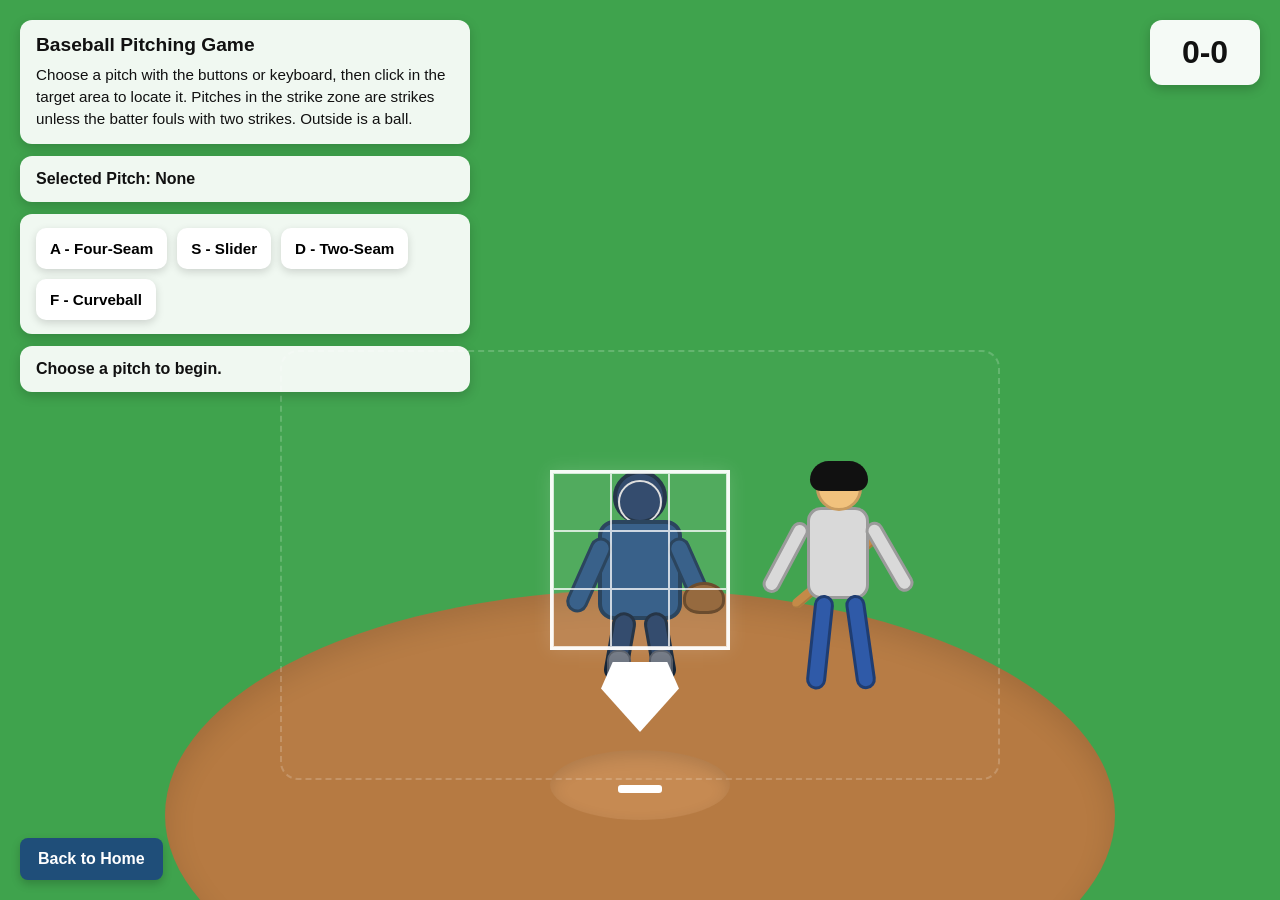
<file: baseball9.html>
<!DOCTYPE html>
<html lang="en">
<head>
  <meta charset="UTF-8" />
  <meta name="viewport" content="width=device-width, initial-scale=1.0" />
  <title>Baseball Pitching Game - Batter Version</title>
  <style>
    * {
      box-sizing: border-box;
    }

    body {
      margin: 0;
      font-family: Arial, sans-serif;
      background: #3fa34d;
      min-height: 100vh;
      overflow: hidden;
      position: relative;
    }

    .scoreboard {
      position: absolute;
      top: 20px;
      right: 20px;
      z-index: 30;
      background: rgba(255, 255, 255, 0.95);
      color: #111;
      padding: 14px 22px;
      border-radius: 12px;
      box-shadow: 0 4px 12px rgba(0, 0, 0, 0.2);
      font-size: 2rem;
      font-weight: bold;
      min-width: 110px;
      text-align: center;
    }

    .ui {
      position: absolute;
      top: 20px;
      left: 20px;
      z-index: 30;
      display: flex;
      flex-direction: column;
      gap: 12px;
      max-width: 450px;
    }

    .panel {
      background: rgba(255, 255, 255, 0.92);
      color: #111;
      padding: 14px 16px;
      border-radius: 12px;
      box-shadow: 0 4px 12px rgba(0, 0, 0, 0.18);
    }

    .panel h1 {
      font-size: 1.2rem;
      margin: 0 0 8px 0;
    }

    .panel p {
      margin: 0;
      line-height: 1.45;
      font-size: 0.95rem;
    }

    .pitch-display {
      font-weight: bold;
    }

    .message {
      min-height: 22px;
      font-weight: bold;
    }

    .controls {
      display: flex;
      flex-wrap: wrap;
      gap: 10px;
    }

    .pitch-btn {
      border: none;
      padding: 12px 14px;
      border-radius: 10px;
      background: white;
      font-size: 0.95rem;
      font-weight: bold;
      cursor: pointer;
      box-shadow: 0 3px 8px rgba(0,0,0,0.15);
      transition: transform 0.15s ease, background 0.15s ease;
    }

    .pitch-btn:hover {
      transform: translateY(-1px);
      background: #f3f3f3;
    }

    .pitch-btn.active {
      background: #ffef9f;
      outline: 3px solid #d89f00;
    }

    .field {
      position: relative;
      width: 100vw;
      height: 100vh;
      overflow: hidden;
      cursor: crosshair;
    }

    .dirt-circle {
      position: absolute;
      bottom: -140px;
      left: 50%;
      transform: translateX(-50%);
      width: 950px;
      height: 450px;
      background: #b67a42;
      border-radius: 50%;
      box-shadow: inset 0 10px 30px rgba(0,0,0,0.12);
    }

    .mound {
      position: absolute;
      bottom: 80px;
      left: 50%;
      transform: translateX(-50%);
      width: 180px;
      height: 70px;
      background: #c68a52;
      border-radius: 50%;
      box-shadow: inset 0 6px 16px rgba(0,0,0,0.12);
      z-index: 2;
    }

    .rubber {
      position: absolute;
      bottom: 107px;
      left: 50%;
      transform: translateX(-50%);
      width: 44px;
      height: 8px;
      background: white;
      border-radius: 3px;
      z-index: 3;
    }

    .home-plate {
      position: absolute;
      bottom: 168px;
      left: 50%;
      transform: translateX(-50%);
      width: 78px;
      height: 70px;
      background: white;
      clip-path: polygon(15% 0%, 85% 0%, 100% 38%, 50% 100%, 0% 38%);
      z-index: 10;
      box-shadow: 0 2px 8px rgba(0,0,0,0.2);
    }

    .target-area {
      position: absolute;
      left: 50%;
      bottom: 120px;
      transform: translateX(-50%);
      width: 720px;
      height: 430px;
      z-index: 9;
      border: 2px dashed rgba(255,255,255,0.18);
      border-radius: 18px;
      background: rgba(255,255,255,0.02);
    }

    .catcher {
      position: absolute;
      left: 50%;
      bottom: 210px;
      transform: translateX(-50%);
      width: 180px;
      height: 220px;
      z-index: 7;
      pointer-events: none;
    }

    .catcher-head {
      position: absolute;
      top: 0;
      left: 50%;
      transform: translateX(-50%);
      width: 54px;
      height: 54px;
      border-radius: 50%;
      background: #1f3a5f;
      border: 4px solid #0f2238;
    }

    .catcher-mask {
      position: absolute;
      top: 10px;
      left: 50%;
      transform: translateX(-50%);
      width: 44px;
      height: 44px;
      border: 2px solid #dcdcdc;
      border-radius: 50%;
    }

    .catcher-body {
      position: absolute;
      top: 50px;
      left: 50%;
      transform: translateX(-50%);
      width: 84px;
      height: 100px;
      background: #24507e;
      border-radius: 16px;
      border: 4px solid #15314d;
    }

    .arm-left,
    .arm-right {
      position: absolute;
      top: 65px;
      width: 22px;
      height: 80px;
      background: #24507e;
      border-radius: 14px;
      border: 3px solid #15314d;
    }

    .arm-left {
      left: 28px;
      transform: rotate(24deg);
    }

    .arm-right {
      right: 28px;
      transform: rotate(-24deg);
    }

    .glove {
      position: absolute;
      top: 112px;
      right: 5px;
      width: 42px;
      height: 32px;
      background: #8b5a2b;
      border-radius: 50% 50% 40% 40%;
      border: 3px solid #5b3a18;
    }

    .leg-left,
    .leg-right {
      position: absolute;
      top: 142px;
      width: 24px;
      height: 70px;
      background: #1f3a5f;
      border-radius: 14px;
      border: 3px solid #102033;
    }

    .leg-left {
      left: 58px;
      transform: rotate(10deg);
    }

    .leg-right {
      right: 58px;
      transform: rotate(-10deg);
    }

    .shin-left,
    .shin-right {
      position: absolute;
      top: 180px;
      width: 24px;
      height: 36px;
      background: #6c737f;
      border-radius: 10px;
      border: 2px solid #4f5560;
    }

    .shin-left {
      left: 57px;
    }

    .shin-right {
      right: 57px;
    }

    .batter {
      position: absolute;
      left: calc(50% + 120px);
      bottom: 175px;
      width: 170px;
      height: 260px;
      z-index: 11;
      transform-origin: bottom center;
      transition: transform 0.18s ease;
      pointer-events: none;
    }

    .batter.swinging {
      transform: rotate(-8deg);
    }

    .batter-head {
      position: absolute;
      top: 0;
      left: 56px;
      width: 46px;
      height: 46px;
      border-radius: 50%;
      background: #f1c27d;
      border: 3px solid #c89b5f;
      z-index: 2;
    }

    .batter-helmet {
      position: absolute;
      top: -4px;
      left: 50px;
      width: 58px;
      height: 30px;
      background: #111;
      border-radius: 30px 30px 18px 18px;
      z-index: 3;
    }

    .batter-body {
      position: absolute;
      top: 42px;
      left: 47px;
      width: 62px;
      height: 92px;
      background: #d9d9d9;
      border: 3px solid #9b9b9b;
      border-radius: 14px;
    }

    .batter-arm-front,
    .batter-arm-back {
      position: absolute;
      top: 58px;
      width: 18px;
      height: 78px;
      background: #d9d9d9;
      border: 3px solid #9b9b9b;
      border-radius: 12px;
      transform-origin: top center;
      transition: transform 0.18s ease;
    }

    .batter-arm-back {
      left: 35px;
      transform: rotate(28deg);
    }

    .batter-arm-front {
      left: 101px;
      transform: rotate(-30deg);
    }

    .batter.swinging .batter-arm-back {
      transform: rotate(75deg);
    }

    .batter.swinging .batter-arm-front {
      transform: rotate(-78deg);
    }

    .batter-leg-left,
    .batter-leg-right {
      position: absolute;
      top: 130px;
      width: 20px;
      height: 95px;
      background: #2f5aa8;
      border: 3px solid #1f3d72;
      border-radius: 12px;
      transform-origin: top center;
    }

    .batter-leg-left {
      left: 55px;
      transform: rotate(6deg);
    }

    .batter-leg-right {
      left: 84px;
      transform: rotate(-8deg);
    }

    .bat {
      position: absolute;
      top: 72px;
      left: 10px;
      width: 115px;
      height: 10px;
      background: #c48a48;
      border-radius: 6px;
      transform: rotate(-40deg);
      transform-origin: 100px center;
      transition: transform 0.18s ease;
      box-shadow: inset 0 -2px 0 rgba(0,0,0,0.12);
    }

    .batter.swinging .bat {
      transform: rotate(30deg);
    }

    .strike-zone {
      position: absolute;
      left: 50%;
      bottom: 250px;
      transform: translateX(-50%);
      width: 180px;
      height: 180px;
      display: grid;
      grid-template-columns: repeat(3, 1fr);
      grid-template-rows: repeat(3, 1fr);
      border: 3px solid rgba(255,255,255,0.95);
      background: rgba(255,255,255,0.08);
      z-index: 12;
      box-shadow: 0 0 18px rgba(255,255,255,0.15);
    }

    .cell {
      border: 1px solid rgba(255,255,255,0.75);  
    } 

    .catcher,
    .batter,
    .home-plate,
    .strike-zone,
    .cell {
  pointer-events: none;
    }

    .ball {
      position: absolute;
      width: 18px;
      height: 18px;
      background: white;
      border: 2px solid #b22222;
      border-radius: 50%;
      transform: translate(-50%, -50%);
      pointer-events: none;
      z-index: 25;
      box-shadow: 0 0 8px rgba(0,0,0,0.22);
    }

    .trail {
      position: absolute;
      width: 8px;
      height: 8px;
      background: rgba(255,255,255,0.35);
      border-radius: 50%;
      transform: translate(-50%, -50%);
      pointer-events: none;
      z-index: 20;
    } 

        .home-button {
  position: fixed;
  bottom: 20px;
  left: 20px;
  z-index: 100;

  background: #1f4e79;
  color: white;
  text-decoration: none;
  font-weight: bold;

  padding: 12px 18px;
  border-radius: 8px;

  box-shadow: 0 4px 10px rgba(0,0,0,0.2);
  transition: all 0.2s ease;
}

.home-button:hover {
  background: #163a5a;
  transform: translateY(-2px);
}

    @media (max-width: 950px) {
      .ui {
        max-width: 340px;
      }

      .target-area {
        width: 90vw;
        max-width: 560px;
      }

      .batter {
        left: calc(50% + 95px);
        transform: scale(0.9);
        transform-origin: bottom center;
      }

      .strike-zone {
        width: 155px;
        height: 155px;
      }
    }

    @media (max-width: 700px) {
      .ui {
        top: 12px;
        left: 12px;
        right: 12px;
        max-width: none;
      }

      .scoreboard {
        top: 12px;
        right: 12px;
        padding: 10px 14px;
        min-width: 86px;
        font-size: 1.5rem;
      }

      .target-area {
        bottom: 110px;
        height: 390px;
      }

      .strike-zone {
        bottom: 245px;
      }

      .batter {
        left: calc(50% + 80px);
        bottom: 170px;
        transform: scale(0.78);
      }
    } 

  </style>
</head>
<body>
  <div class="scoreboard" id="scoreboard">0-0</div>

  <div class="ui">
    <div class="panel">
      <h1>Baseball Pitching Game</h1>
      <p>
        Choose a pitch with the buttons or keyboard, then click in the target area to locate it.
        Pitches in the strike zone are strikes unless the batter fouls with two strikes. Outside is a ball.
      </p>
    </div>

    <div class="panel pitch-display" id="pitchDisplay">Selected Pitch: None</div>

    <div class="panel">
      <div class="controls">
        <button class="pitch-btn" data-pitch="A">A - Four-Seam</button>
        <button class="pitch-btn" data-pitch="S">S - Slider</button>
        <button class="pitch-btn" data-pitch="D">D - Two-Seam</button>
        <button class="pitch-btn" data-pitch="F">F - Curveball</button>
      </div>
    </div>

    <div class="panel message" id="message">Choose a pitch to begin.</div>
  </div>

  <div class="field" id="field">
    <div class="dirt-circle"></div>
    <div class="mound"></div>
    <div class="rubber"></div>

    <div class="target-area" id="targetArea"></div>

    <div class="catcher">
      <div class="catcher-head"></div>
      <div class="catcher-mask"></div>
      <div class="catcher-body"></div>
      <div class="arm-left"></div>
      <div class="arm-right"></div>
      <div class="glove"></div>
      <div class="leg-left"></div>
      <div class="leg-right"></div>
      <div class="shin-left"></div>
      <div class="shin-right"></div>
    </div>

    <div class="batter" id="batter">
      <div class="batter-helmet"></div>
      <div class="batter-head"></div>
      <div class="bat"></div>
      <div class="batter-body"></div>
      <div class="batter-arm-back"></div>
      <div class="batter-arm-front"></div>
      <div class="batter-leg-left"></div>
      <div class="batter-leg-right"></div>
    </div>

    <div class="strike-zone" id="strikeZone">
      <div class="cell"></div>
      <div class="cell"></div>
      <div class="cell"></div>
      <div class="cell"></div>
      <div class="cell"></div>
      <div class="cell"></div>
      <div class="cell"></div>
      <div class="cell"></div>
      <div class="cell"></div>
    </div>

    <div class="home-plate"></div>
  </div>

  <script>
    const scoreboard = document.getElementById("scoreboard");
    const message = document.getElementById("message");
    const pitchDisplay = document.getElementById("pitchDisplay");
    const pitchButtons = document.querySelectorAll(".pitch-btn");
    const targetArea = document.getElementById("targetArea");
    const strikeZone = document.getElementById("strikeZone");
    const field = document.getElementById("field");
    const batter = document.getElementById("batter");

    let selectedPitch = null;
    let balls = 0;
    let strikes = 0;
    let animationRunning = false;

    const pitchNames = {
      A: "Four-Seam Fastball",
      S: "Slider",
      D: "Two-Seam Fastball",
      F: "Curveball"
    };

    function updateScoreboard() {
      scoreboard.textContent = `${balls}-${strikes}`;
    }

    function setPitch(key) {
      selectedPitch = key;
      pitchDisplay.textContent = `Selected Pitch: ${pitchNames[key]}`;
      message.textContent = `Click in the target area to throw a ${pitchNames[key]}.`;

      pitchButtons.forEach(btn => {
        btn.classList.toggle("active", btn.dataset.pitch === key);
      });
    }

    pitchButtons.forEach(btn => {
      btn.addEventListener("click", () => setPitch(btn.dataset.pitch));
    });

    document.addEventListener("keydown", (e) => {
      const key = e.key.toUpperCase();
      if (["A", "S", "D", "F"].includes(key)) {
        setPitch(key);
      }
    });

    function clearVisuals() {
      document.querySelectorAll(".ball, .trail").forEach(el => el.remove());
    }

    function addTrail(x, y) {
      const dot = document.createElement("div");
      dot.className = "trail";
      dot.style.left = `${x}px`;
      dot.style.top = `${y}px`;
      field.appendChild(dot);
      setTimeout(() => dot.remove(), 500);
    }

    function isStrike(finalX, finalY) {
      const zoneRect = strikeZone.getBoundingClientRect();
      return (
        finalX >= zoneRect.left &&
        finalX <= zoneRect.right &&
        finalY >= zoneRect.top &&
        finalY <= zoneRect.bottom
      );
    }

    function swingBatter() {
      batter.classList.add("swinging");
      setTimeout(() => batter.classList.remove("swinging"), 180);
    }

    function resetCountIfNeeded() {
      if (balls >= 4) {
        message.textContent = "Walk! Count resets to 0-0.";
        balls = 0;
        strikes = 0;
      } else if (strikes >= 3) {
        message.textContent = "Strikeout! Count resets to 0-0.";
        balls = 0;
        strikes = 0;
      }
      updateScoreboard();
    }

    function pitchMovement(type, progress) {
      let offsetX = 0;
      let offsetY = 0;

      if (type === "A") {
        offsetX = 0;
        offsetY = 0;
      } else if (type === "S") {
        offsetX = -34 * Math.pow(progress, 1.25);
        offsetY = 4 * Math.sin(progress * Math.PI * 0.5);
      } else if (type === "D") {
        offsetX = 18 * Math.pow(progress, 1.1);
        offsetY = 20 * Math.pow(progress, 1.18);
      } else if (type === "F") {
        offsetX = 0;
        offsetY = 42 * Math.pow(progress, 1.3);
      }

      return { offsetX, offsetY };
    }

    function resolvePitchResult(wasStrike, pitchType) {
      if (!wasStrike) {
        balls++;
        message.textContent = `${pitchNames[pitchType]} misses the zone. Ball.`;
        updateScoreboard();
        resetCountIfNeeded();
        return;
      }

      const roll = Math.random();

      if (strikes < 2) {
        if (roll < 0.35) {
          message.textContent = `Taken strike on the ${pitchNames[pitchType]}.`;
          strikes++;
        } else {
          swingBatter();
          message.textContent = `Swing and miss on the ${pitchNames[pitchType]}.`;
          strikes++;
        }
      } else {
        if (roll < 0.25) {
          swingBatter();
          message.textContent = `Foul ball on the ${pitchNames[pitchType]}. Count stays ${balls}-${strikes}.`;
        } else if (roll < 0.65) {
          swingBatter();
          strikes++;
          message.textContent = `Swing and miss! Strike three on the ${pitchNames[pitchType]}.`;
        } else {
          strikes++;
          message.textContent = `Called strike three on the ${pitchNames[pitchType]}.`;
        }
      }

      updateScoreboard();
      resetCountIfNeeded();
    }

    function animatePitch(targetClientX, targetClientY, pitchType) {
      animationRunning = true;
      clearVisuals();

      const ball = document.createElement("div");
      ball.className = "ball";
      field.appendChild(ball);

      const startX = window.innerWidth / 2;
      const startY = window.innerHeight - 110;

      const duration = 650;
      const startTime = performance.now();
      let lastTrailTime = 0;

      function frame(now) {
        const elapsed = now - startTime;
        const progress = Math.min(elapsed / duration, 1);

        const baseX = startX + (targetClientX - startX) * progress;
        const baseY = startY + (targetClientY - startY) * progress;

        const movement = pitchMovement(pitchType, progress);
        const currentX = baseX + movement.offsetX;
        const currentY = baseY + movement.offsetY;

        ball.style.left = `${currentX}px`;
        ball.style.top = `${currentY}px`;

        if (elapsed - lastTrailTime > 35) {
          addTrail(currentX, currentY);
          lastTrailTime = elapsed;
        }

        if (progress < 1) {
          requestAnimationFrame(frame);
        } else {
          const strike = isStrike(currentX, currentY);
          resolvePitchResult(strike, pitchType);
          animationRunning = false;
        }
      }

      requestAnimationFrame(frame);
    }

    targetArea.addEventListener("click", (e) => {
      if (!selectedPitch) {
        message.textContent = "Pick a pitch first with A, S, D, or F.";
        return;
      }

      if (animationRunning) return;

      animatePitch(e.clientX, e.clientY, selectedPitch);
    });

    updateScoreboard();
  </script> 

  <a href="index.html" class="home-button">Back to Home</a>
  
</body>
</html>
</file>
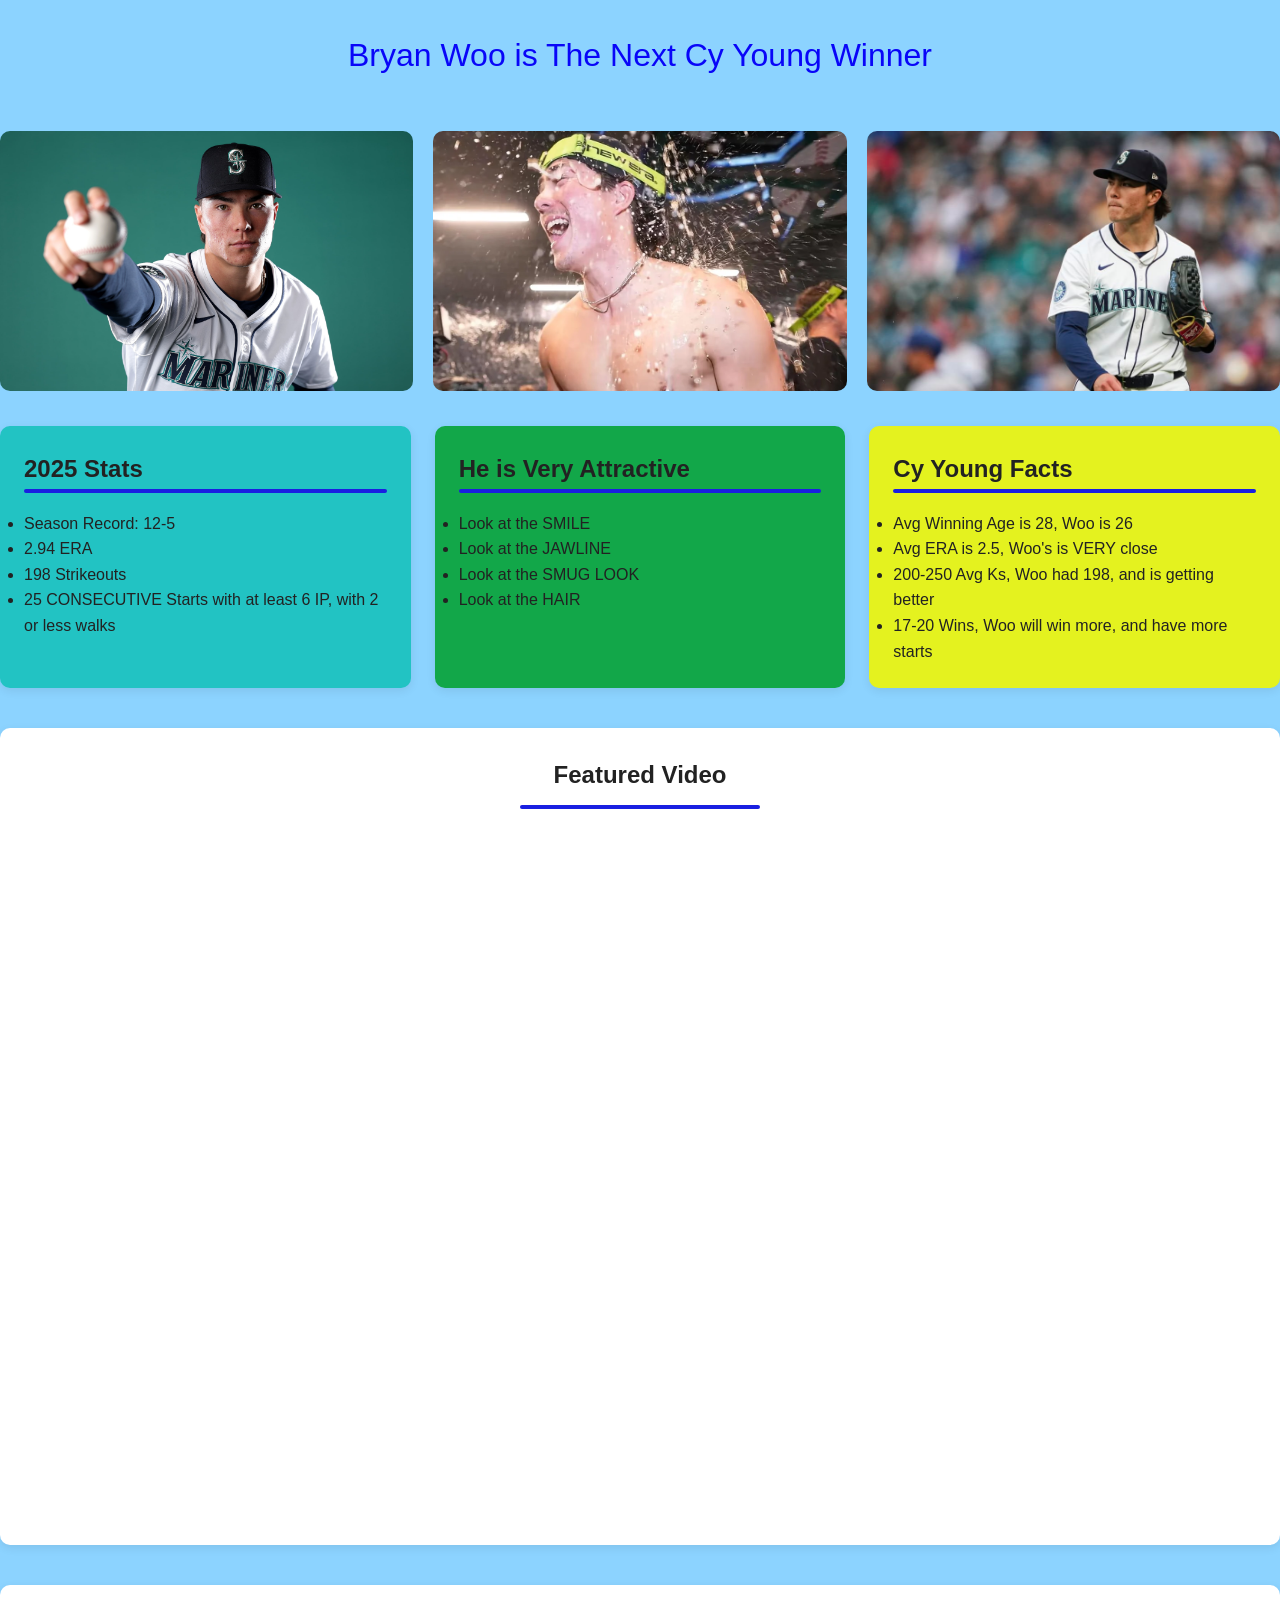
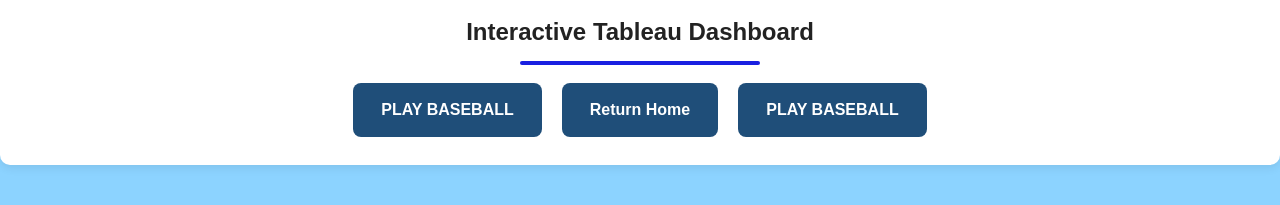
<file: bwoo.html>
<!DOCTYPE html>
<html lang="en">
<head>
  <meta charset="UTF-8" />
  <meta name="viewport" content="width=device-width, initial-scale=1.0" />
  <title>Sports Page</title>
  <link href="css/woostyle.css" rel="stylesheet" />
</head>
<body>
  <div class="container"> 
    <section class="header-section" 
    <h1>Bryan Woo is The Next Cy Young Winner</h1>
    </div>
    </section>
    <!-- Top Images -->
    <section class="top-images">
      <img src="assets/img/frontbwoo.jpeg" alt="Front B Woo" />
      <img src="assets/img/sebwoo.jpg" alt="Sexy B Woo" class="middle-image"/>
      <img src="assets/img/smug.jpeg" alt="Smug Woo" />
    </section>

    <!-- Three Columns -->
    <section class="columns-section">
      <div class="column-box-1">
        <h2>2025 Stats</h2>
        <div class="title-bar"></div>
        <ul>
          <li>Season Record: 12-5</li>
          <li>2.94 ERA</li>
          <li>198 Strikeouts</li>
          <li>25 CONSECUTIVE Starts with at least 6 IP, with 2 or less walks</li>
        </ul>
      </div>

      <div class="column-box-2">
        <h2>He is Very Attractive</h2>
        <div class="title-bar"></div>
        <ul>
          <li>Look at the SMILE</li>
          <li>Look at the JAWLINE</li>
          <li>Look at the SMUG LOOK</li>
          <li>Look at the HAIR</li>
        </ul>
      </div>

      <div class="column-box-3">
        <h2>Cy Young Facts</h2>
        <div class="title-bar"></div>
        <ul>
          <li>Avg Winning Age is 28, Woo is 26</li>
          <li>Avg ERA is 2.5, Woo's is VERY close</li>
          <li>200-250 Avg Ks, Woo had 198, and is getting better</li>
          <li>17-20 Wins, Woo will win more, and have more starts</li>
        </ul>
      </div>
    </section>

    <!-- YouTube Video -->
    <section class="video-section">
      <h2>Featured Video</h2>
      <div class="title-bar center-bar"></div>
      
      <div class="video-wrapper">
        <iframe 
            width="560" 
            height="315" 
            src="https://www.youtube.com/embed/gcfBLDcehFc?si=2vOW2MxfmqtXEVXR" 
            title="YouTube video player" 
            frameborder="0" 
            allow="accelerometer; autoplay; clipboard-write; encrypted-media; gyroscope; picture-in-picture; web-share" 
            referrerpolicy="strict-origin-when-cross-origin" 
            allowfullscreen>
        </iframe>
      </div>
    </section>

    <!-- Tableau Embed -->
    <section class="tableau-section">
      <h2>Interactive Tableau Dashboard</h2>
      <div class="title-bar center-bar"></div>

       <div class='tableauPlaceholder' id='viz1776303883250' style='position: relative'>
        <noscript>
            <a href='#'>
                <img alt='Rightful Cy Young Awards  Data source: StatHead.com ' 
                src='https:&#47;&#47;public.tableau.com&#47;static&#47;images&#47;HD&#47;HDGYKY5MT&#47;1_rss.png'  
                style='border: none' />
            </a>
        </noscript>
        <object class='tableauViz'  style='display:none;'>
            <param name='host_url' value='https%3A%2F%2Fpublic.tableau.com%2F' /> 
            <param name='embed_code_version' value='3' /> 
            <param name='path' value='shared&#47;HDGYKY5MT' /> 
            <param name='toolbar' value='yes' />
            <param name='static_image' value='https:&#47;&#47;public.tableau.com&#47;static&#47;images&#47;HD&#47;HDGYKY5MT&#47;1.png' /> 
            <param name='animate_transition' value='yes' />
            <param name='display_static_image' value='yes' />
            <param name='display_spinner' value='yes' />
            <param name='display_overlay' value='yes' />
            <param name='display_count' value='yes' />
            <param name='language' value='en-US' />
        </object>
    </div>            

       
    
    
    <script type='text/javascript'>                    
        var divElement = document.getElementById('viz1776303883250');                    
        var vizElement = divElement.getElementsByTagName('object')[0];                    
        if ( divElement.offsetWidth > 800 ) { vizElement.style.width='1366px';vizElement.style.height='795px';} 
        else if ( divElement.offsetWidth > 500 ) { vizElement.style.width='1366px';vizElement.style.height='795px';} 
        else { vizElement.style.width='100%';vizElement.style.height='1127px';}                     
        var scriptElement = document.createElement('script');                    
        scriptElement.src = 'https://public.tableau.com/javascripts/api/viz_v1.js';                    
        vizElement.parentNode.insertBefore(scriptElement, vizElement);                
    </script>

    <!-- Buttons -->
    <section class="button-section">
      <a href="baseball9.html" class="page-button">PLAY BASEBALL</a>
      <a href="index.html" class="page-button">Return Home</a>
      <a href="baseball9.html" class="page-button">PLAY BASEBALL</a>
    </section>

  </div>

  
</body>
</html>
</file>
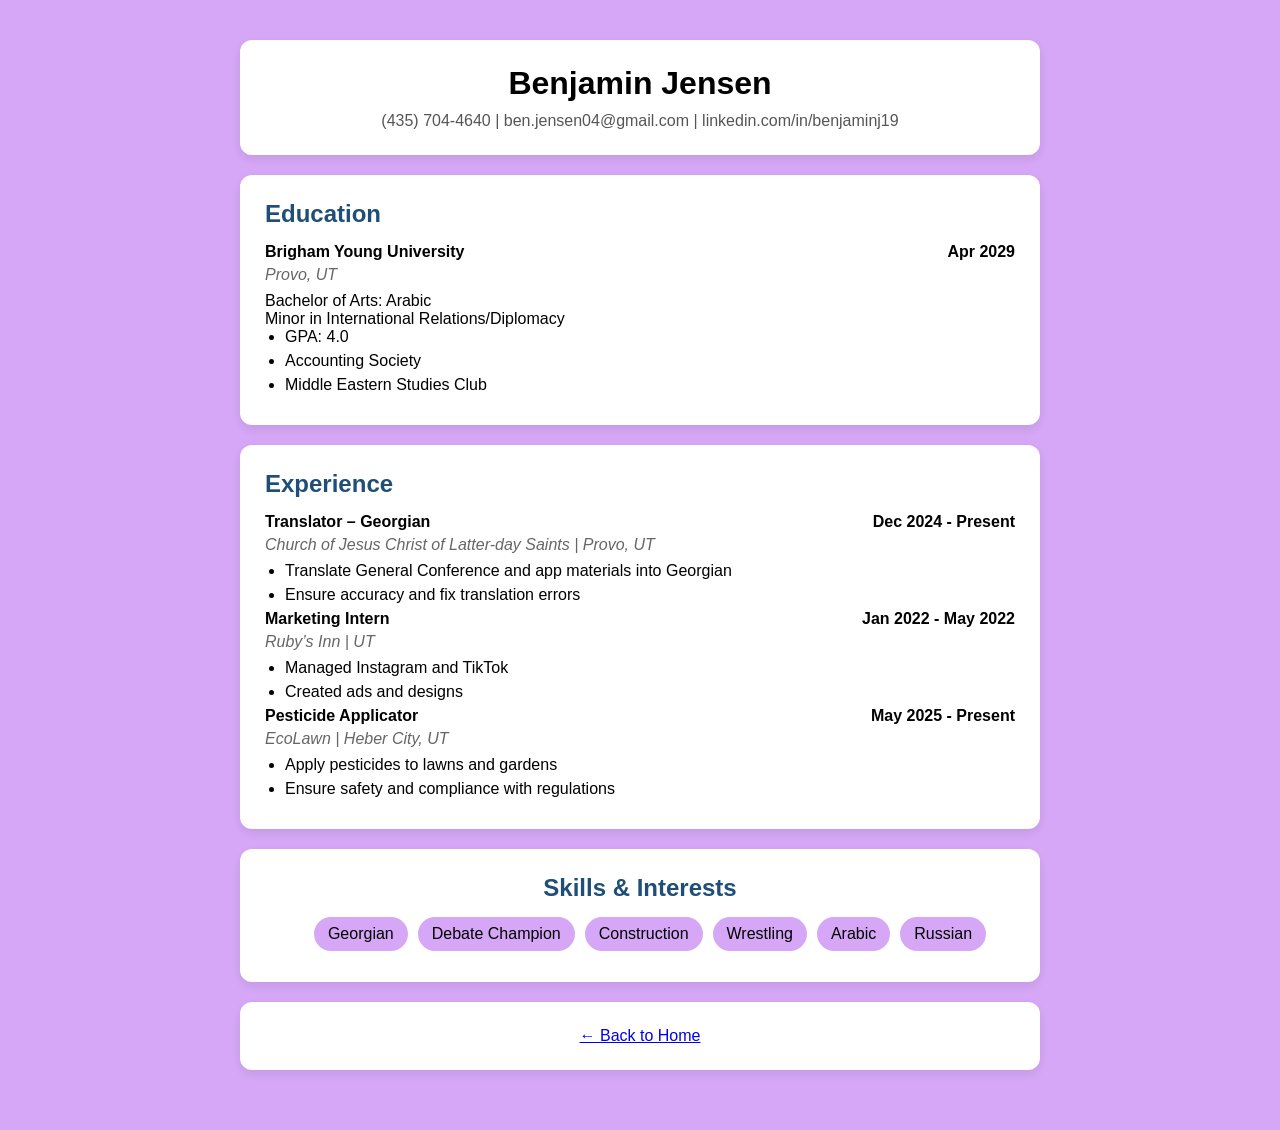
<file: resume.html>
<!DOCTYPE html>
<html lang="en">
<head>
  <meta charset="UTF-8" />
  <meta name="viewport" content="width=device-width, initial-scale=1.0" />
  <title>Benjamin Jensen | Resume</title>

  <link href="css/resumestyle.css" rel="stylesheet" />
</head>

<body>
  <div class="resume">

    <header class="card center">
      <h1>Benjamin Jensen</h1>
      <p>
        (435) 704-4640 | ben.jensen04@gmail.com |
        linkedin.com/in/benjaminj19
      </p>
    </header>

    <section class="card">
      <h2>Education</h2>

      <div class="education-item">
        <div class="education-header">
          <span>Brigham Young University</span>
          <span>Apr 2029</span>
        </div>
        <div class="subtext">Provo, UT</div>
        <p>
          Bachelor of Arts: Arabic<br />
          Minor in International Relations/Diplomacy
        </p>
        <ul>
          <li>GPA: 4.0</li>
          <li>Accounting Society</li>
          <li>Middle Eastern Studies Club</li>
        </ul>
      </div>
    </section>

    <section class="card">
      <h2>Experience</h2>

      <div class="job">
        <div class="job-header">
          <span>Translator – Georgian</span>
          <span>Dec 2024 - Present</span>
        </div>
        <div class="subtext">Church of Jesus Christ of Latter-day Saints | Provo, UT</div>
        <ul>
          <li>Translate General Conference and app materials into Georgian</li>
          <li>Ensure accuracy and fix translation errors</li>
        </ul>
      </div>

      <div class="job">
        <div class="job-header">
          <span>Marketing Intern</span>
          <span>Jan 2022 - May 2022</span>
        </div>
        <div class="subtext">Ruby’s Inn | UT</div>
        <ul>
          <li>Managed Instagram and TikTok</li>
          <li>Created ads and designs</li>
        </ul>
      </div> 
      <div class="job">
        <div class="job-header">
          <span>Pesticide Applicator</span>
          <span>May 2025 - Present</span>
        </div>
        <div class="subtext">EcoLawn | Heber City, UT</div>
        <ul>
          <li>Apply pesticides to lawns and gardens</li>
          <li>Ensure safety and compliance with regulations</li>
        </ul>
      </div>
    </section>

    <section class="card center">
      <h2>Skills & Interests</h2>
      <ul class="skills-list">
        <li>Georgian</li>
        <li>Debate Champion</li>
        <li>Construction</li>
        <li>Wrestling</li>
        <li>Arabic</li>
        <li>Russian</li>
      </ul>
    </section>

    <section class="card center">
      <a href="index.html">← Back to Home</a>
    </section>

  </div>
</body>
</html>
</file>
<file: css/woostyle.css>
* {
  box-sizing: border-box;
  margin: 0;
  padding: 0;
}

body {
  font-family: Verdana, Geneva, Tahoma, sans-serif;
  background: #8cd3ff;
  color: #222;
  line-height: 1.6;
}

.container {
  width: 90%;
  max-width: 1300px;
  margin: 0 auto;
  padding: 30px 0 50px;
}

/* Top Images */
.top-images {
  display: grid;
  grid-template-columns: repeat(3, 1fr);
  gap: 20px;
  margin-bottom: 35px;
}

.top-images img {
  width: 100%;
  height: 260px;
  object-fit: cover;
  border-radius: 10px;
  display: block;
}

/* Columns */
.columns-section {
  display: grid;
  grid-template-columns: repeat(3, 1fr);
  gap: 24px;
  margin-bottom: 40px;
}

.column-box-1 {
  background: rgb(34, 195, 195);
  padding: 24px;
  border-radius: 10px;
  box-shadow: 0 3px 10px rgba(0, 0, 0, 0.08);
}

.column-box-2 {
  background: rgb(18, 167, 73);
  padding: 24px;
  border-radius: 10px;
  box-shadow: 0 3px 10px rgba(0, 0, 0, 0.08);
}

.column-box-3 {
  background: rgb(228, 242, 31);
  padding: 24px;
  border-radius: 10px;
  box-shadow: 0 3px 10px rgba(0, 0, 0, 0.08);
}


.column-box h2 { 
  margin-bottom: 10px;
  font-size: 1.4rem;
}

.title-bar {
  width: 100%;
  height: 4px;
  background: #191fe1;
  margin-bottom: 18px;
  border-radius: 2px;
}

.center-bar {
  max-width: 240px;
  margin-left: auto;
  margin-right: auto;
}

.column-box ul {
  padding-left: 22px;
}

.column-box li {
  margin-bottom: 10px;
} 


/* Video */
.video-section,
.tableau-section {
  background: white;
  padding: 28px;
  border-radius: 10px;
  box-shadow: 0 3px 10px rgba(0, 0, 0, 0.08);
  margin-bottom: 40px;
}

.video-section h2,
.tableau-section h2 {
  text-align: center;
  margin-bottom: 10px;
}

.video-wrapper {
  position: relative;
  width: 100%;
  padding-bottom: 56.25%;
  height: 0;
  overflow: hidden;
  border-radius: 10px;
  margin-top: 20px;
}

.video-wrapper iframe {
  position: absolute;
  top: 0;
  left: 0;
  width: 100%;
  height: 100%;
  border: none;
}

/* Tableau */
.tableau-wrapper {
  margin-top: 20px;
  width: 100%;
  overflow: hidden;
  border-radius: 10px;
}


.button-section {
  display: flex;
  justify-content: center;
  gap: 20px;
  flex-wrap: wrap;
}

.page-button {
  display: inline-block;
  padding: 14px 28px;
  background: #1f4e79;
  color: white;
  text-decoration: none;
  border-radius: 8px;
  font-weight: bold;
  transition: background 0.2s ease, transform 0.2s ease;
}

.page-button:hover {
  background: #163a5a;
  transform: translateY(-2px);
}


@media (max-width: 900px) {
  .top-images,
  .columns-section {
    grid-template-columns: 1fr;
  }

  .top-images img {
    height: 220px;
  }
} 

.middle-image { 
    object-fit: cover; 
    object-position: center 20%;
} 

.header-section { 
    text-align: center; 
    font-family: 'Lucida Sans', 'Lucida Sans Regular', 'Lucida Grande', 'Lucida Sans Unicode', Geneva, Verdana, sans-serif; 
    font-size: xx-large; 
    color: #0905f8;
}
</file>
<file: css/resumestyle.css>
/* Reset */
* {
  box-sizing: border-box;
  margin: 0;
  padding: 0;
}

/* Page */
body {
  font-family: Arial, sans-serif;
  background: #d5a7f6;
  display: flex;
  justify-content: center;
  padding: 40px 20px;
}

/* Main container */
.resume {
  width: 100%;
  max-width: 800px;
}

/* Card / Section box */
.card {
  background: #ffffff;
  padding: 25px;
  margin-bottom: 20px;
  border-radius: 12px;
  box-shadow: 0 4px 10px rgba(0, 0, 0, 0.08);
}

/* Center text when needed */
.center {
  text-align: center;
}

/* Header */
header h1 {
  font-size: 2rem;
  margin-bottom: 10px;
}

header p {
  color: #555;
}

/* Section titles */
h2 {
  color: #1f4e79;
  margin-bottom: 15px;
}

/* Headers inside sections */
.job-header,
.education-header {
  display: flex;
  justify-content: space-between;
  font-weight: bold;
  margin-bottom: 5px;
}

/* Subtext */
.subtext {
  font-style: italic;
  color: #666;
  margin-bottom: 8px;
}

/* Lists */
ul {
  margin-left: 20px;
}

li {
  margin-bottom: 6px;
}

/* Skills */
.skills-list {
  display: flex;
  flex-wrap: wrap;
  justify-content: center;
  gap: 10px;
  list-style: none;
  margin-top: 10px;
}

.skills-list li {
  background: #d5a7f6;
  padding: 8px 14px;
  border-radius: 20px;
}

/* Mobile */
@media (max-width: 600px) {
  .job-header,
  .education-header {
    flex-direction: column;
    text-align: center;
  }
}
</file>
